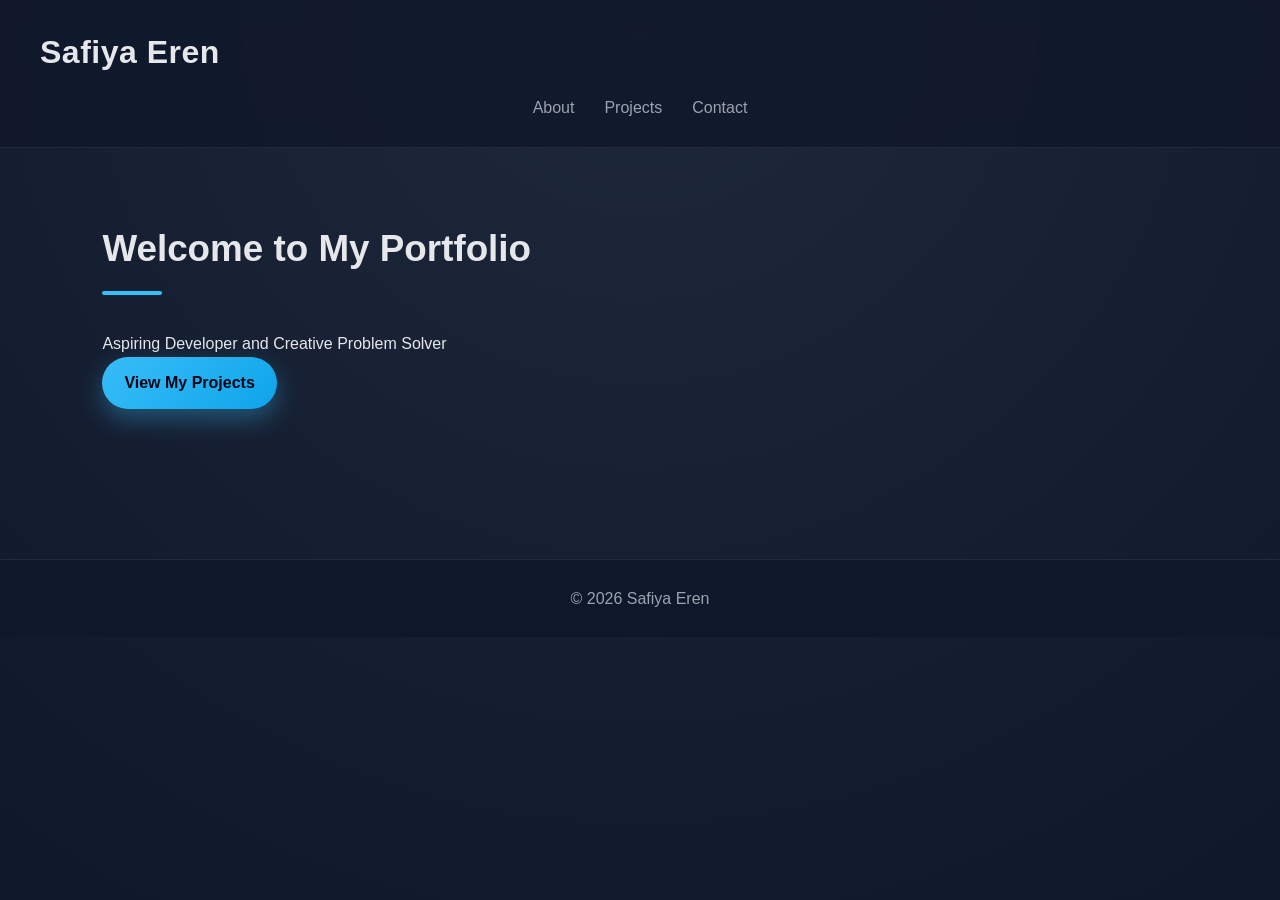
<file: Index.html>
<!DOCTYPE html>
<html lang="en">
<head>
    <meta charset="UTF-8">
    <meta name="viewport" content="width=device-width, initial-scale=1.0">
    <title>Safiya Eren - Portfolio</title>
    <link rel="stylesheet" href="styles.css">
</head>
<body>
    <header>
        <h1>Safiya Eren</h1>
        <nav>
            <ul>
                <li><a href="about.html">About</a></li>
                <li><a href="projects.html">Projects</a></li>
                <li><a href="contact.html">Contact</a></li>
            </ul>
        </nav>
    </header>

    <section id="Making my way into a professional career">
        <h2>Welcome to My Portfolio</h2>
        <p>Aspiring Developer and Creative Problem Solver</p>
        <a href="projects.html" class="cta-button">View My Projects</a>
    </section>

    <footer>
        <p>© 2026 Safiya Eren</p>
    </footer>
    <script src="script.js"></script>
</body>
</html>
</file>
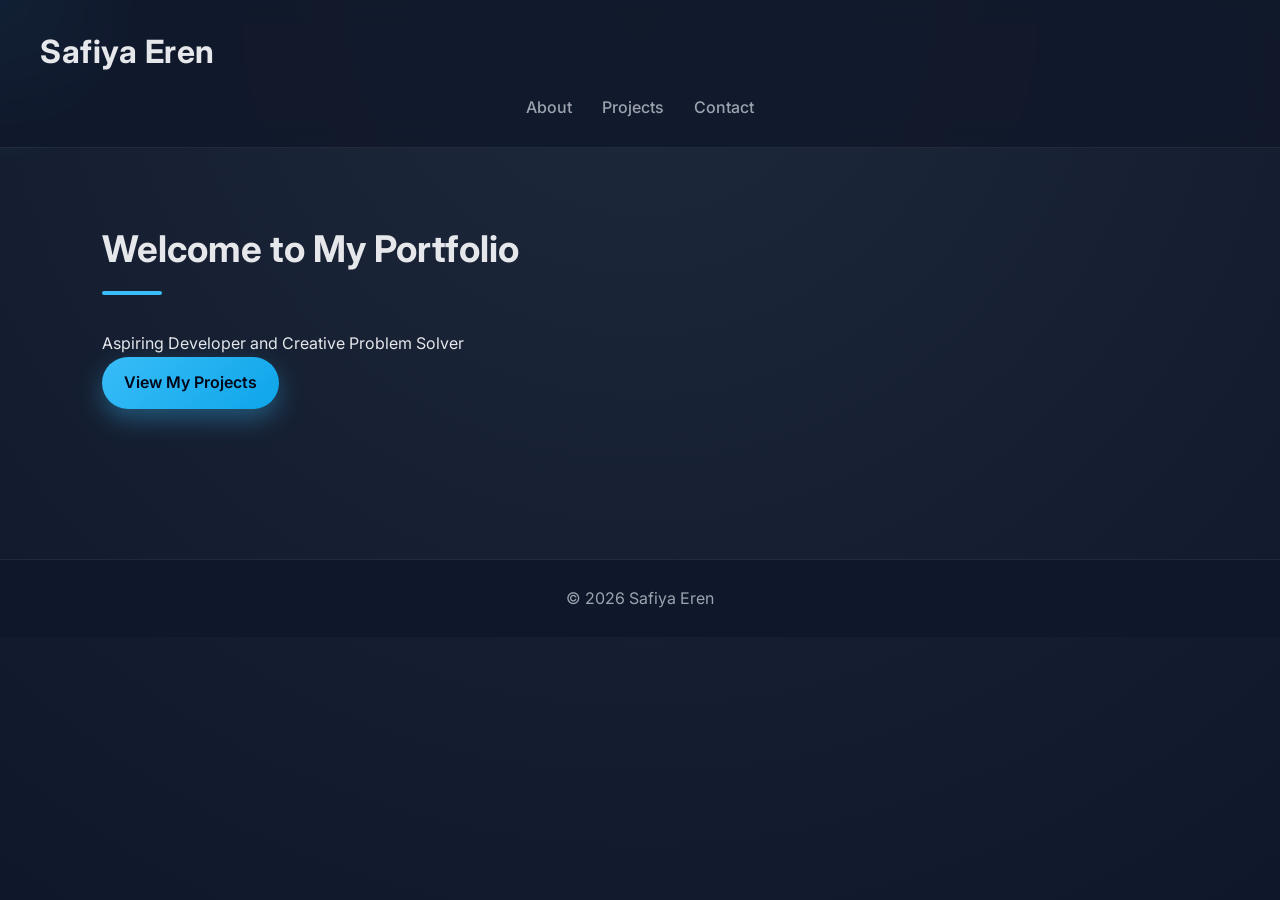
<file: index.html>
<!DOCTYPE html>
<html lang="en">
<head>
    <meta charset="UTF-8">
    <meta name="viewport" content="width=device-width, initial-scale=1.0">
    <title>Safiya Eren - Portfolio</title>

    <!-- Styles -->
    <link rel="stylesheet" href="styles.css">

    <!-- Font (optional but recommended) -->
    <link href="https://fonts.googleapis.com/css2?family=Inter:wght@400;500;600;700&display=swap" rel="stylesheet">
</head>
<body>

    <!-- Mouse-follow glow -->
    <div class="glow-cursor"></div>

    <header class="reveal">
        <h1>Safiya Eren</h1>
        <nav>
            <ul>
                <li><a href="about.html">About</a></li>
                <li><a href="projects.html">Projects</a></li>
                <li><a href="contact.html">Contact</a></li>
            </ul>
        </nav>
    </header>

    <!-- Hero / Intro Section -->
    <section id="home" class="reveal">
        <h2>Welcome to My Portfolio</h2>
        <p>Aspiring Developer and Creative Problem Solver</p>
        <a href="projects.html" class="cta-button">View My Projects</a>
    </section>

    <footer class="reveal">
        <p>© 2026 Safiya Eren</p>
    </footer>

    <!-- JavaScript -->
    <script src="script.js"></script>
</body>
</html>
</file>
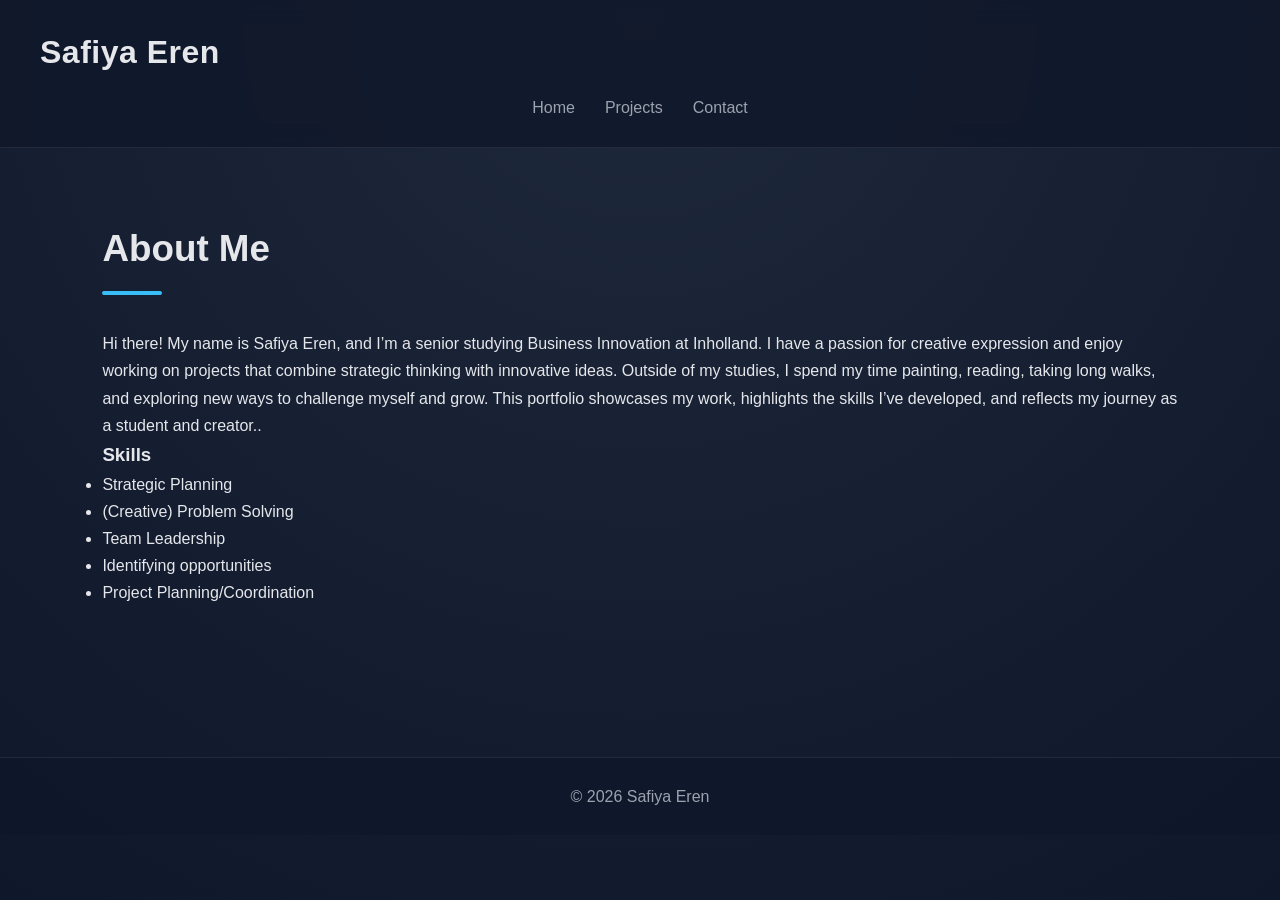
<file: about.html>
<!DOCTYPE html>
<html lang="en">
<head>
    <meta charset="UTF-8">
    <meta name="viewport" content="width=device-width, initial-scale=1.0">
    <title>About Me - Safiya Eren</title>
    <link rel="stylesheet" href="styles.css">
</head>
<body>
    <header>
        <h1>Safiya Eren</h1>
        <nav>
            <ul>
                <li><a href="index.html">Home</a></li>
                <li><a href="projects.html">Projects</a></li>
                <li><a href="contact.html">Contact</a></li>
            </ul>
        </nav>
    </header>

    <section id="about">
        <h2>About Me</h2>
        <p>Hi there! My name is Safiya Eren, and I’m a senior studying Business Innovation at Inholland. I have a passion for creative expression and enjoy working on projects that combine strategic thinking with innovative ideas. Outside of my studies, I spend my time painting, reading, taking long walks, and exploring new ways to challenge myself and grow. This portfolio showcases my work, highlights the skills I’ve developed, and reflects my journey as a student and creator..</p>
        <h3>Skills</h3>
        <ul>
            <li>Strategic Planning</li>
            <li>(Creative) Problem Solving</li>
            <li>Team Leadership</li>
            <li>Identifying opportunities</li>
           <li>Project Planning/Coordination</li>
            <!-- Add more skills as needed -->
        </ul>
    </section>

    <footer>
        <p>© 2026 Safiya Eren</p>
    </footer>
    <script src="script.js"></script>
</body>
</html>
</file>
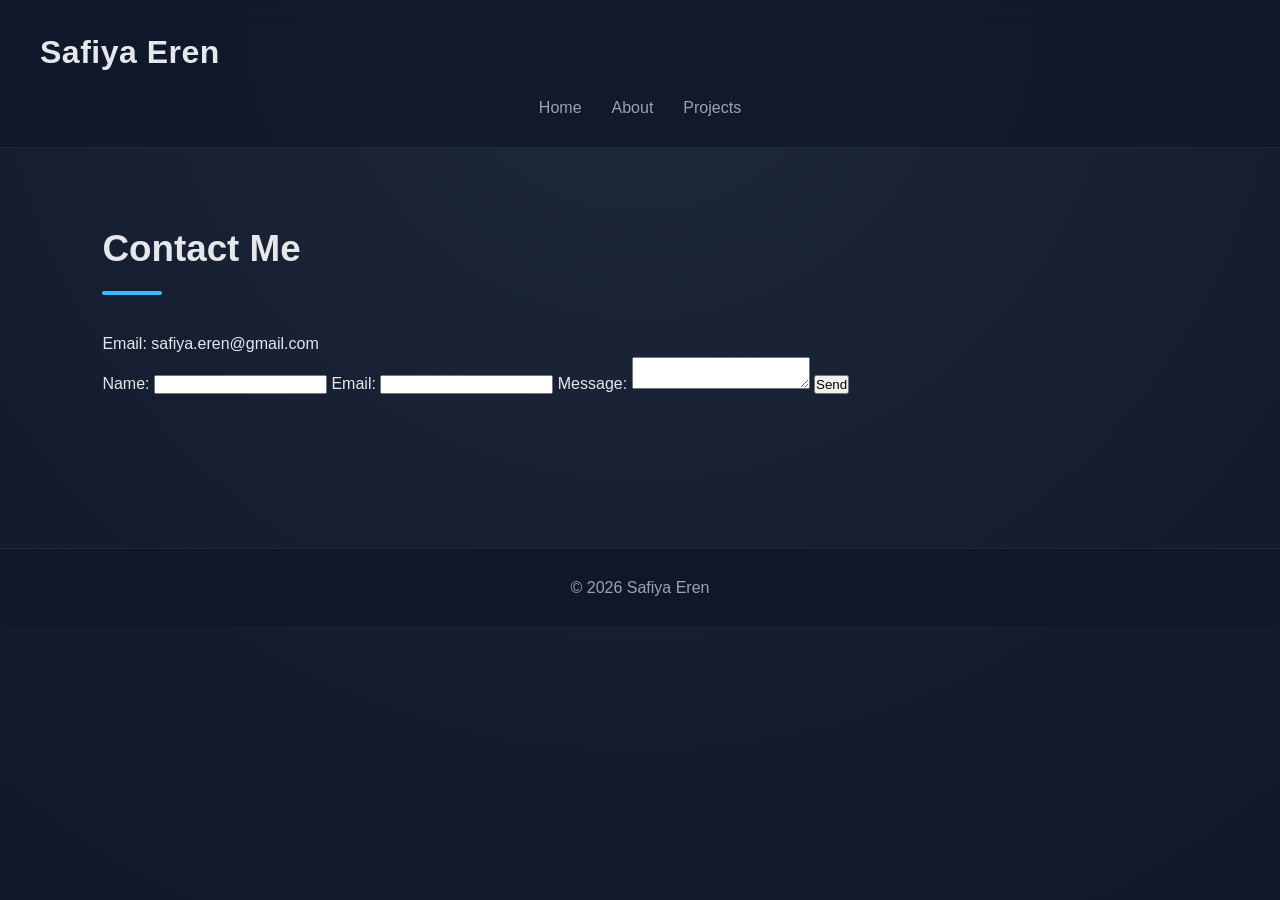
<file: contact.html>
<!DOCTYPE html>
<html lang="en">
<head>
    <meta charset="UTF-8">
    <meta name="viewport" content="width=device-width, initial-scale=1.0">
    <title>Contact Me - Safiya Eren</title>
    <link rel="stylesheet" href="styles.css">
</head>
<body>
    <header>
        <h1>Safiya Eren</h1>
        <nav>
            <ul>
                <li><a href="index.html">Home</a></li>
                <li><a href="about.html">About</a></li>
                <li><a href="projects.html">Projects</a></li>
            </ul>
        </nav>
    </header>

    <section id="contact">
        <h2>Contact Me</h2>
        <p>Email: safiya.eren@gmail.com</p>
        <form>
            <label for="name">Name:</label>
            <input type="text" id="name" name="name" required>
            <label for="email">Email:</label>
            <input type="email" id="email" name="email" required>
            <label for="message">Message:</label>
            <textarea id="message" name="message" required></textarea>
            <button type="submit">Send</button>
        </form>
    </section>

    <footer>
        <p>© 2026 Safiya Eren</p>
    </footer>
    <script src="script.js"></script>
</body>
</html>
</file>
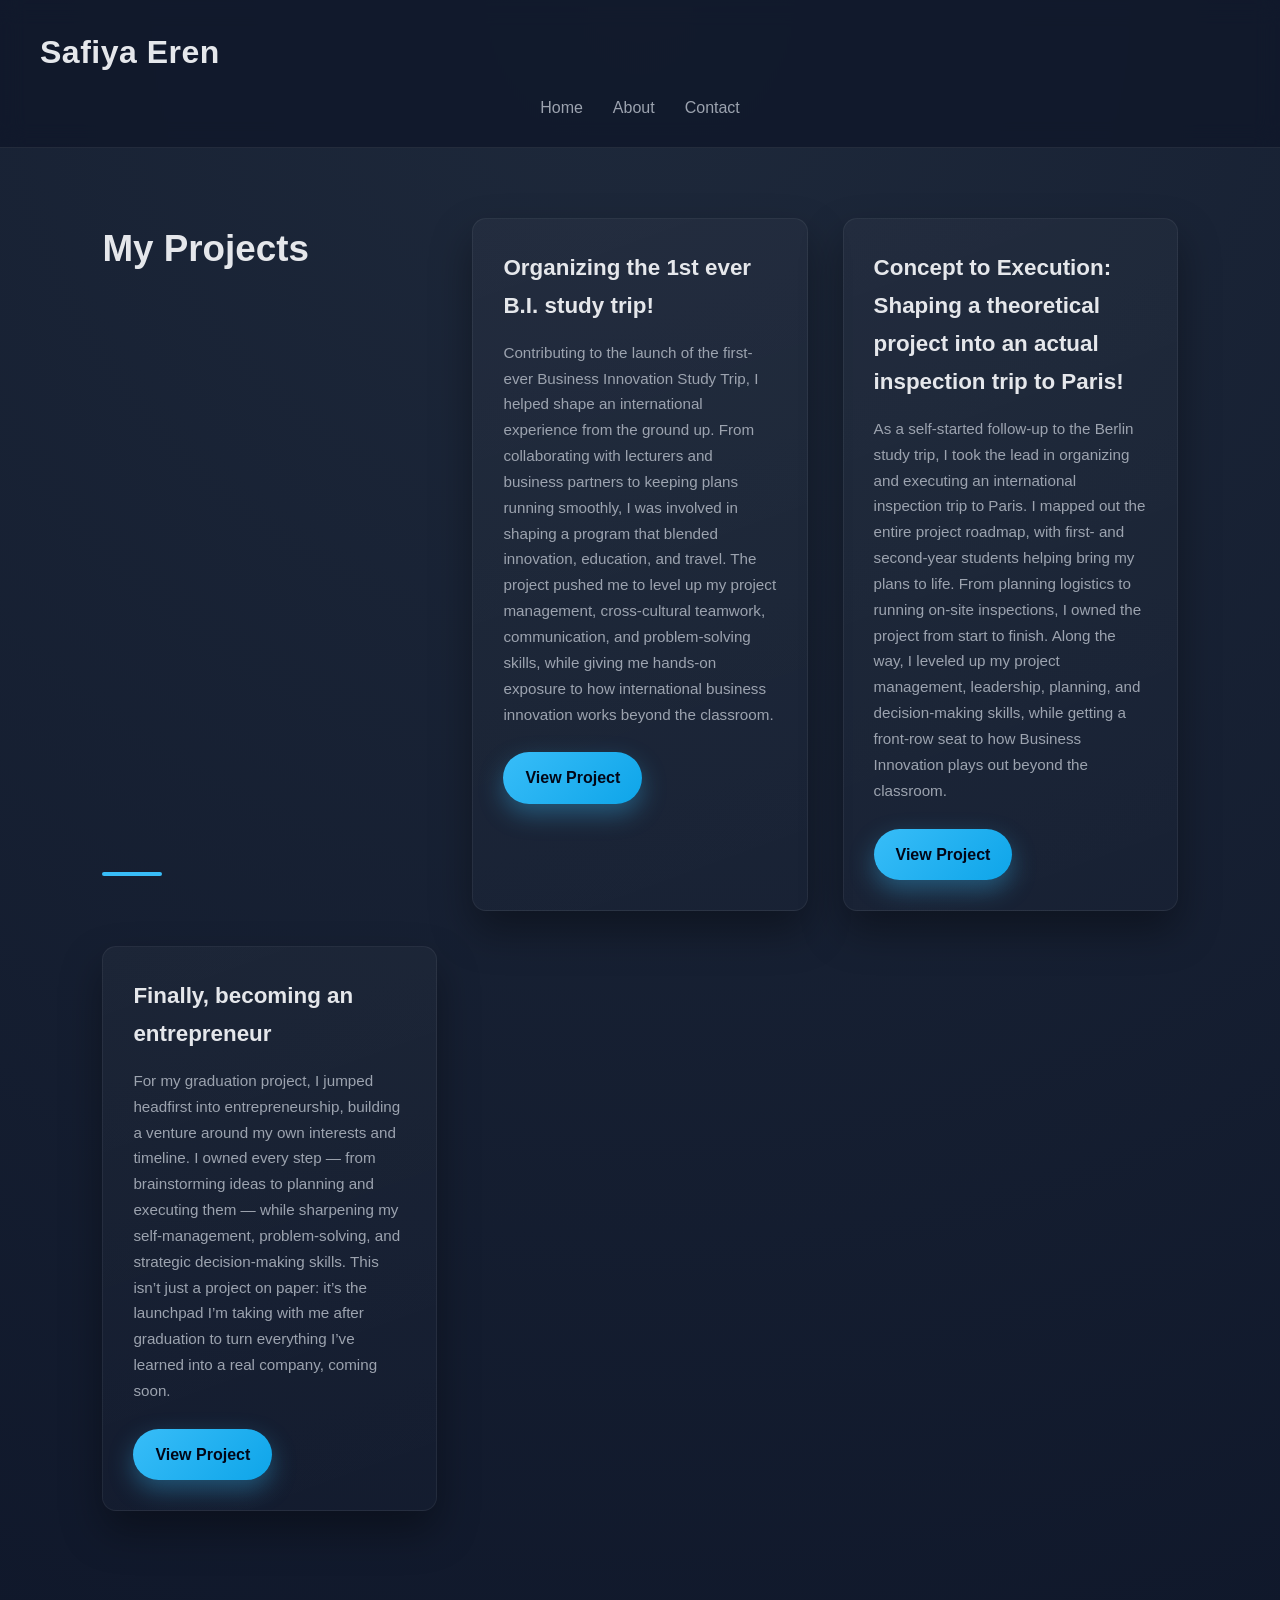
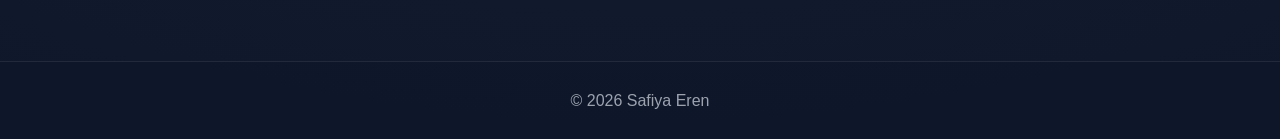
<file: Projects.html>
<!DOCTYPE html>
<html lang="en">
<head>
    <meta charset="UTF-8">
    <meta name="viewport" content="width=device-width, initial-scale=1.0">
    <title>My Projects - Safiya Eren</title>
    <link rel="stylesheet" href="styles.css">
</head>
<body>
    <header>
        <h1>Safiya Eren</h1>
        <nav>
            <ul>
                <li><a href="index.html">Home</a></li>
                <li><a href="about.html">About</a></li>
                <li><a href="contact.html">Contact</a></li>
            </ul>
        </nav>
    </header>

    <section id="projects">
        <h2>My Projects</h2>

        <div class="project">
            <h3>Organizing the 1st ever B.I. study trip!</h3>
            <p>Contributing to the launch of the first-ever Business Innovation Study Trip, I helped shape an international experience from the ground up. From collaborating with lecturers and business partners to keeping plans running smoothly, I was involved in shaping a program that blended innovation, education, and travel. The project pushed me to level up my project management, cross-cultural teamwork, communication, and problem-solving skills, while giving me hands-on exposure to how international business innovation works beyond the classroom.</p>
            <a href="projects/project1.html">View Project</a>
        </div>

        <div class="project">
            <h3>Concept to Execution: Shaping a theoretical project into an actual inspection trip to Paris!</h3>
            <p>As a self-started follow-up to the Berlin study trip, I took the lead in organizing and executing an international inspection trip to Paris. I mapped out the entire project roadmap, with first- and second-year students helping bring my plans to life. From planning logistics to running on-site inspections, I owned the project from start to finish. Along the way, I leveled up my project management, leadership, planning, and decision-making skills, while getting a front-row seat to how Business Innovation plays out beyond the classroom.</p>
            <a href="projects/project2.html">View Project</a>
        </div>

        <div class="project">
            <h3>Finally, becoming an entrepreneur</h3>
            <p>For my graduation project, I jumped headfirst into entrepreneurship, building a venture around my own interests and timeline. I owned every step — from brainstorming ideas to planning and executing them — while sharpening my self-management, problem-solving, and strategic decision-making skills. This isn’t just a project on paper: it’s the launchpad I’m taking with me after graduation to turn everything I’ve learned into a real company, coming soon.</p>
            <a href="projects/project3.html">View Project</a>
        </div>

    </section>

    <footer>
        <p>© 2026 Safiya Eren</p>
    </footer>
    <script src="script.js"></script>
</body>
</html>
</file>
<file: styles.css>
/* ===== Global Reset & Variables ===== */
:root {
    --bg-main: #0f172a;
    --bg-card: #111827;
    --accent: #38bdf8;
    --accent-glow: rgba(56, 189, 248, 0.35);
    --text-main: #e5e7eb;
    --text-muted: #9ca3af;
    --radius: 14px;
}

* {
    box-sizing: border-box;
    margin: 0;
    padding: 0;
}

/* ===== Body ===== */
body {
    font-family: 'Inter', 'Segoe UI', sans-serif;
    background: radial-gradient(circle at top, #1e293b, var(--bg-main));
    color: var(--text-main);
    line-height: 1.7;
    min-height: 100vh;
}

/* ===== Header ===== */
header {
    padding: 25px 40px;
    background: rgba(15, 23, 42, 0.8);
    backdrop-filter: blur(12px);
    border-bottom: 1px solid rgba(255,255,255,0.08);
}

header h1 {
    font-size: 2rem;
    letter-spacing: 0.5px;
}

/* ===== Navigation ===== */
nav ul {
    list-style: none;
    display: flex;
    justify-content: center;
    gap: 30px;
    margin-top: 15px;
}

nav a {
    color: var(--text-muted);
    text-decoration: none;
    font-weight: 500;
    position: relative;
    transition: color 0.3s ease;
}

nav a::after {
    content: "";
    position: absolute;
    width: 0;
    height: 2px;
    background: var(--accent);
    bottom: -6px;
    left: 50%;
    transition: all 0.3s ease;
}

nav a:hover {
    color: var(--accent);
}

nav a:hover::after {
    width: 100%;
    left: 0;
}

/* ===== Section Headings ===== */
section {
    padding: 70px 8%;
}

h2 {
    font-size: 2.3rem;
    margin-bottom: 50px;
    position: relative;
}

h2::after {
    content: "";
    width: 60px;
    height: 4px;
    background: var(--accent);
    position: absolute;
    bottom: -15px;
    left: 0;
    border-radius: 10px;
}

/* ===== Projects Grid ===== */
#projects {
    display: grid;
    grid-template-columns: repeat(auto-fit, minmax(320px, 1fr));
    gap: 35px;
}

/* ===== Project Cards ===== */
.project {
    background: linear-gradient(
        160deg,
        rgba(255,255,255,0.03),
        rgba(255,255,255,0.01)
    );
    padding: 30px;
    border-radius: var(--radius);
    border: 1px solid rgba(255,255,255,0.06);
    box-shadow: 0 20px 40px rgba(0,0,0,0.35);
    transition: transform 0.4s ease, box-shadow 0.4s ease;
    position: relative;
    overflow: hidden;
}

.project::before {
    content: "";
    position: absolute;
    inset: 0;
    background: radial-gradient(
        circle at top left,
        var(--accent-glow),
        transparent 70%
    );
    opacity: 0;
    transition: opacity 0.4s ease;
}

.project:hover::before {
    opacity: 1;
}

.project:hover {
    transform: translateY(-12px) scale(1.02);
    box-shadow: 0 35px 70px rgba(0,0,0,0.55);
}

/* ===== Project Text ===== */
.project h3 {
    font-size: 1.4rem;
    margin-bottom: 15px;
}

.project p {
    color: var(--text-muted);
    font-size: 0.95rem;
    margin-bottom: 25px;
}

/* ===== Buttons ===== */
.project a,
.cta-button {
    display: inline-block;
    padding: 12px 22px;
    border-radius: 999px;
    background: linear-gradient(135deg, var(--accent), #0ea5e9);
    color: #020617;
    font-weight: 600;
    text-decoration: none;
    transition: transform 0.3s ease, box-shadow 0.3s ease;
    box-shadow: 0 10px 25px var(--accent-glow);
}

.project a:hover,
.cta-button:hover {
    transform: translateY(-2px);
    box-shadow: 0 15px 35px var(--accent-glow);
}

/* ===== Footer ===== */
footer {
    margin-top: 80px;
    padding: 25px;
    text-align: center;
    background: rgba(15, 23, 42, 0.85);
    border-top: 1px solid rgba(255,255,255,0.08);
    color: var(--text-muted);
}

/* ===== Smooth Scroll ===== */
html {
    scroll-behavior: smooth;
}
/* your existing CSS */
/* your existing CSS */
/* your existing CSS */

/* ========================= */
/* INTERACTIVE ADDITIONS */
/* ========================= */

.glow-cursor {
    position: fixed;
    top: 0;
    left: 0;
    width: 350px;
    height: 350px;
    background: radial-gradient(
        circle,
        rgba(56,189,248,0.25),
        transparent 65%
    );
    pointer-events: none;
    transform: translate(-50%, -50%);
    z-index: 0;
}

/* Scroll reveal */
.reveal {
    opacity: 0;
    transform: translateY(40px);
    transition: all 0.8s ease;
}

.reveal.active {
    opacity: 1;
    transform: translateY(0);
}

/* 3D cards */
.project {
    transform-style: preserve-3d;
}
</file>
